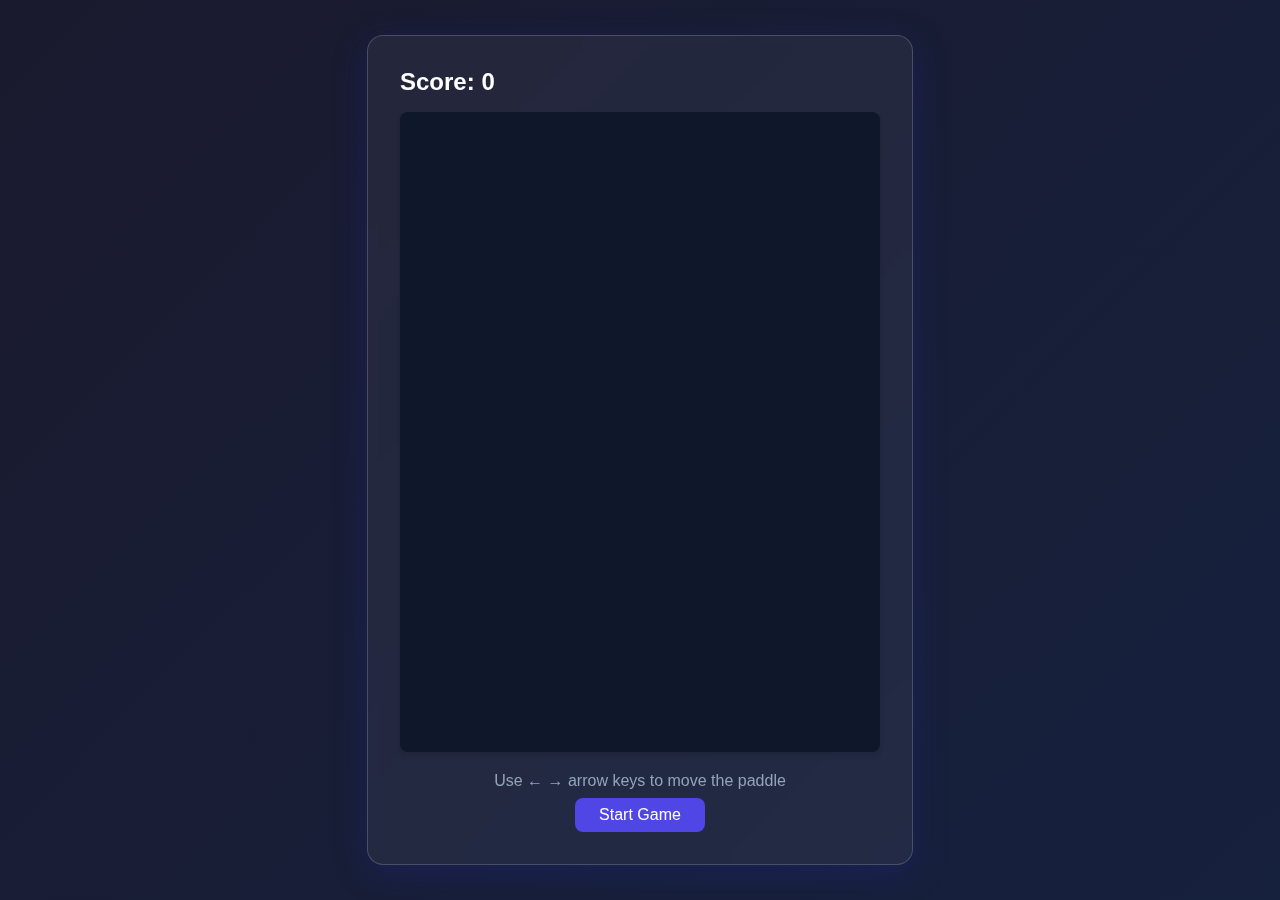
<file: Breakout/index.html>
<!DOCTYPE html>
<html lang="en">
<head>
    <meta charset="UTF-8">
    <meta name="viewport" content="width=device-width, initial-scale=1.0">
    <title>Breakout Game</title>
    <link rel="stylesheet" href="style.css">
</head>
<body>
    <div class="game-container">
        <div class="game-header">
            <div class="score">Score: <span id="score">0</span></div>
            <div id="message" class="message"></div>
        </div>
        <canvas id="gameCanvas"></canvas>
        <div class="controls">
            <p>Use ← → arrow keys to move the paddle</p>
            <button id="startButton">Start Game</button>
        </div>
    </div>
    <script src="app.js"></script>
</body>
</html>
</file>
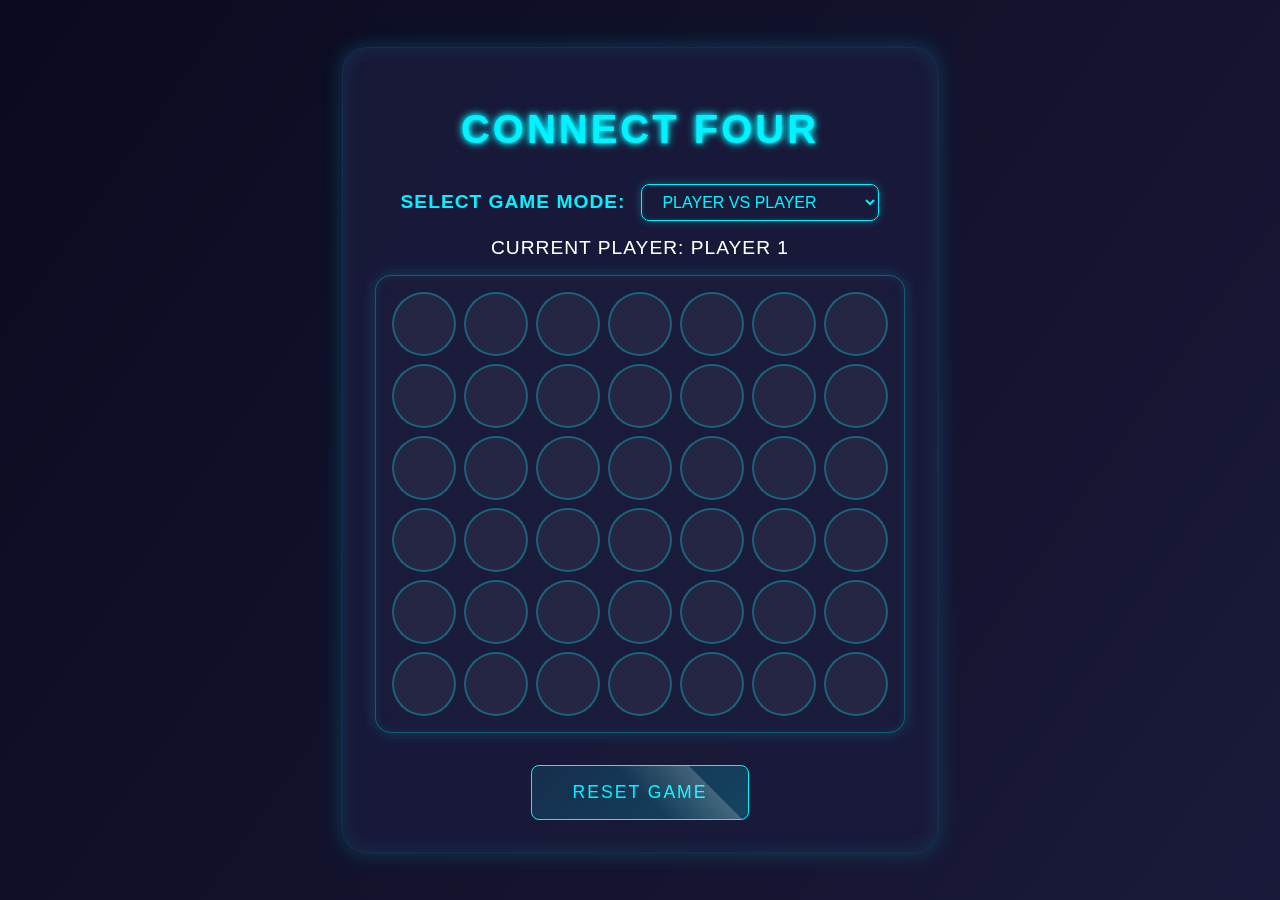
<file: Connect-Four/index.html>
<!DOCTYPE html>
<html lang="en">
<head>
    <meta charset="UTF-8">
    <meta name="viewport" content="width=device-width, initial-scale=1.0">
    <title>Connect Four</title>
    <link rel="stylesheet" href="style.css">
    <style>
        
    </style>
</head>
<body>
    <div class="game-container">
        <h1>Connect Four</h1>
        <div class="game-mode">
            <label for="game-mode-select">Select Game Mode:</label>
            <select id="game-mode-select">
                <option value="player">Player vs Player</option>
                <option value="computer">Player vs Computer</option>
            </select>
        </div>
        <div class="game-info">Current Player: <span id="current-player">Player 1</span></div>
        <div class="board" id="board"></div>
        <button class="reset-button" id="reset-button">Reset Game</button>
    </div>
    <div class="winner-message" id="winner-message"></div>
    

    <script src="app.js"></script>
</body>
</html>
</file>
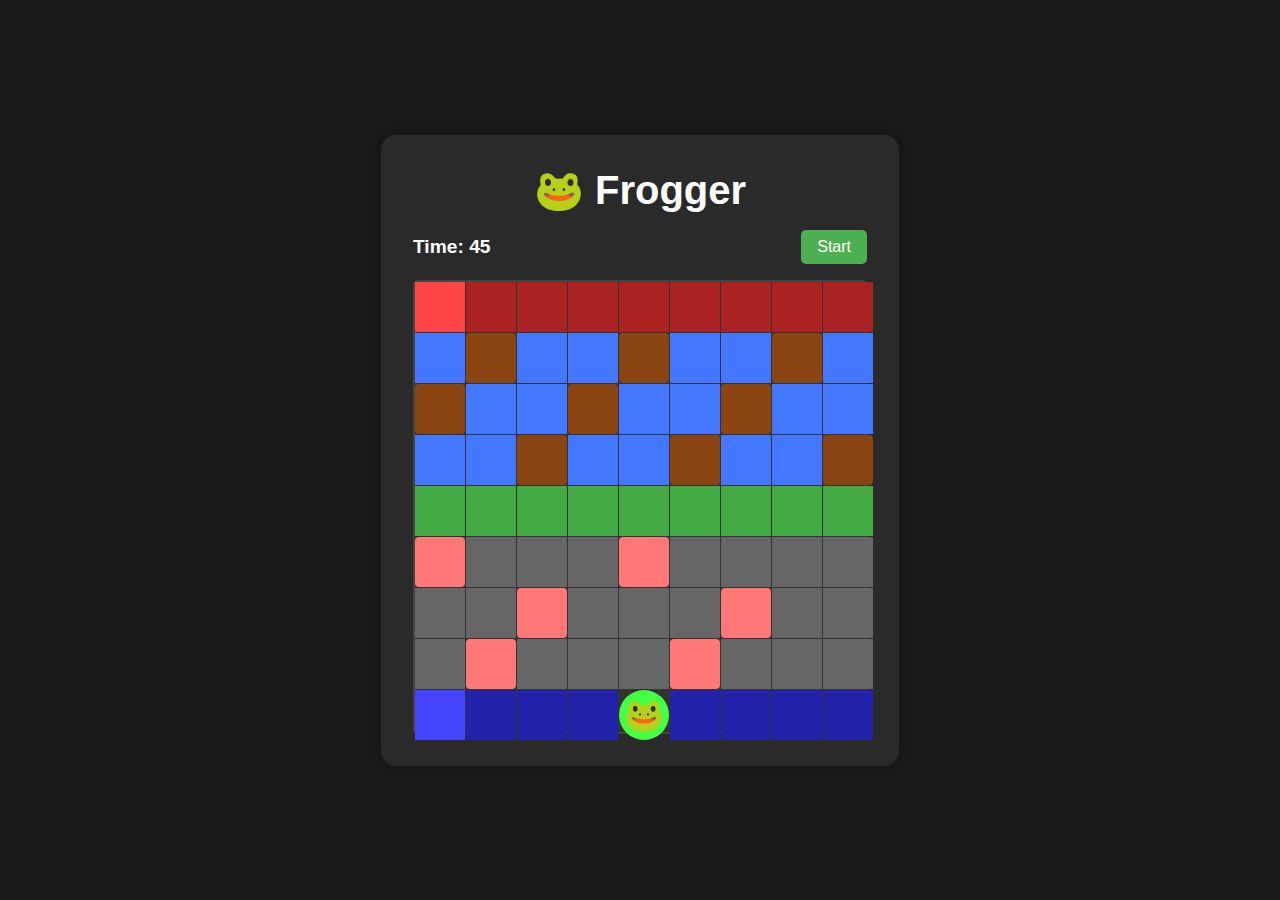
<file: Frogger/index.html>
<!DOCTYPE html>
<html lang="en">
<head>
    <meta charset="UTF-8">
    <meta name="viewport" content="width=device-width, initial-scale=1.0">
    <title>Frogger Game</title>
    <link rel="stylesheet" href="style.css">
</head>
<body>
    <div class="game-container">
        <div class="game-info">
            <h1>🐸 Frogger</h1>
            <div class="stats">
                <div class="timer">Time: <span id="time-left">20</span></div>
                <button id="start-pause-button">Start / Pause</button>
            </div>
        </div>
        
        <div class="grid">
            <!-- Row 1: End Zone -->
            <div class="ending-block"></div>
            <div class="end-zone"></div>
            <div class="end-zone"></div>
            <div class="end-zone"></div>
            <div class="end-zone"></div>
            <div class="end-zone"></div>
            <div class="end-zone"></div>
            <div class="end-zone"></div>
            <div class="end-zone"></div>
            
            <!-- Rows 2-4: River with Logs -->
            <div class="log-zone l1"></div>
            <div class="log-zone l1"></div>
            <div class="log-zone l1"></div>
            <div class="log-zone l1"></div>
            <div class="log-zone l1"></div>
            <div class="log-zone l1"></div>
            <div class="log-zone l1"></div>
            <div class="log-zone l1"></div>
            <div class="log-zone l1"></div>
            
            <div class="log-zone l2"></div>
            <div class="log-zone l2"></div>
            <div class="log-zone l2"></div>
            <div class="log-zone l2"></div>
            <div class="log-zone l2"></div>
            <div class="log-zone l2"></div>
            <div class="log-zone l2"></div>
            <div class="log-zone l2"></div>
            <div class="log-zone l2"></div>
            
            <div class="log-zone l3"></div>
            <div class="log-zone l3"></div>
            <div class="log-zone l3"></div>
            <div class="log-zone l3"></div>
            <div class="log-zone l3"></div>
            <div class="log-zone l3"></div>
            <div class="log-zone l3"></div>
            <div class="log-zone l3"></div>
            <div class="log-zone l3"></div>
            
            <!-- Row 5: Safe Zone -->
            <div class="safe-zone"></div>
            <div class="safe-zone"></div>
            <div class="safe-zone"></div>
            <div class="safe-zone"></div>
            <div class="safe-zone"></div>
            <div class="safe-zone"></div>
            <div class="safe-zone"></div>
            <div class="safe-zone"></div>
            <div class="safe-zone"></div>
            
            <!-- Rows 6-8: Road with Cars -->
            <div class="road c1"></div>
            <div class="road c1"></div>
            <div class="road c1"></div>
            <div class="road c1"></div>
            <div class="road c1"></div>
            <div class="road c1"></div>
            <div class="road c1"></div>
            <div class="road c1"></div>
            <div class="road c1"></div>
            
            <div class="road c2"></div>
            <div class="road c2"></div>
            <div class="road c2"></div>
            <div class="road c2"></div>
            <div class="road c2"></div>
            <div class="road c2"></div>
            <div class="road c2"></div>
            <div class="road c2"></div>
            <div class="road c2"></div>
            
            <div class="road c3"></div>
            <div class="road c3"></div>
            <div class="road c3"></div>
            <div class="road c3"></div>
            <div class="road c3"></div>
            <div class="road c3"></div>
            <div class="road c3"></div>
            <div class="road c3"></div>
            <div class="road c3"></div>
            
            <!-- Row 9: Starting Zone -->
            <div class="starting-block"></div>
            <div class="start-zone"></div>
            <div class="start-zone"></div>
            <div class="start-zone"></div>
            <div class="start-zone frog"></div>
            <div class="start-zone"></div>
            <div class="start-zone"></div>
            <div class="start-zone"></div>
            <div class="start-zone"></div>
        </div>
    </div>
    <script src="app.js"></script>
</body>
</html>
</file>
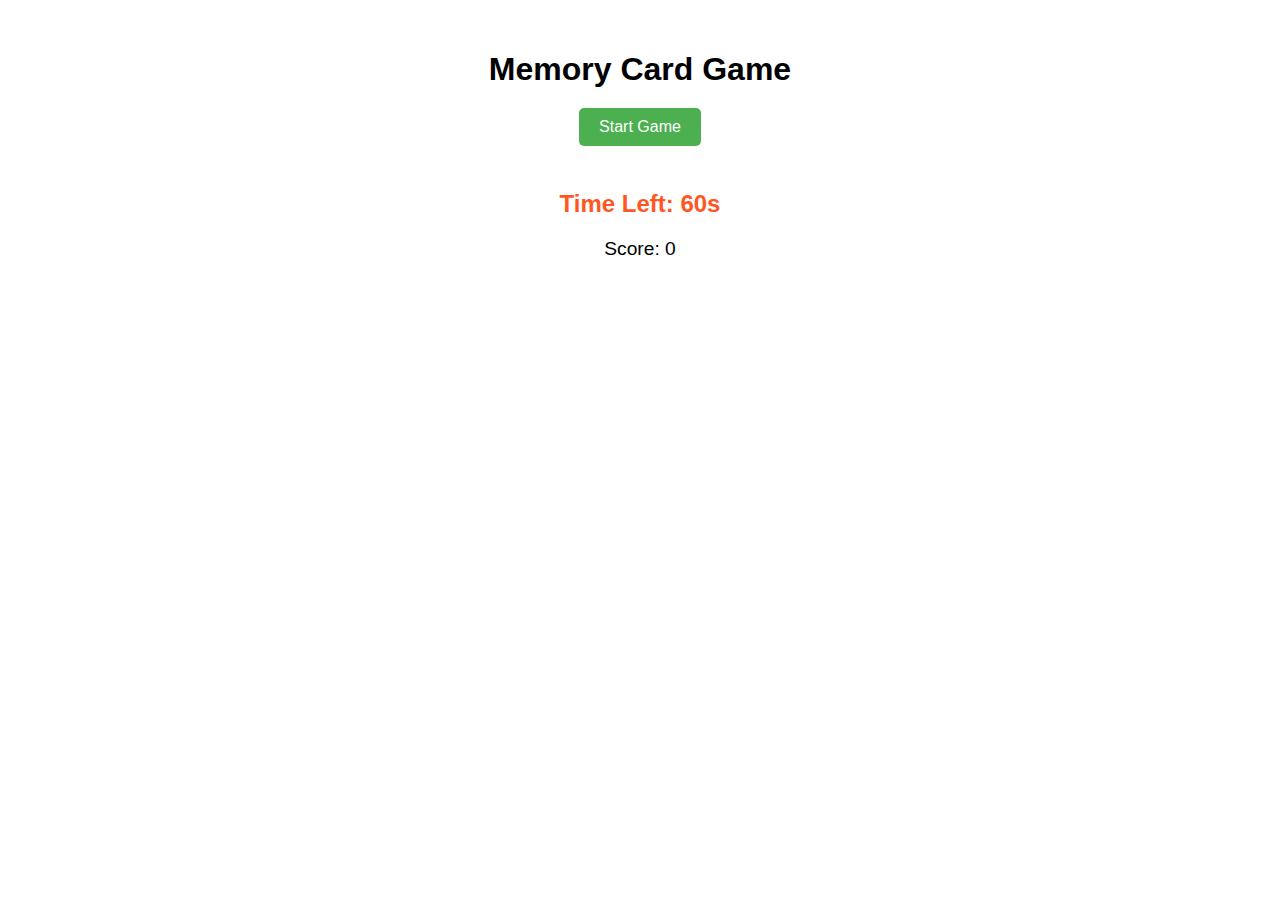
<file: Memory-Game/index.html>
<!DOCTYPE html>
<html lang="en">
<head>
  <meta charset="UTF-8">
  <meta name="viewport" content="width=device-width, initial-scale=1.0">
  <title>Memory Card Game</title>
  <link rel="stylesheet" href="style.css">
</head>
<body>
  <div class="game-container">
    <h1>Memory Card Game</h1>
    <button id="start-game">Start Game</button>
    <p id="timer">Time Left: 60s</p>
    <p id="score">Score: 0</p>
    <div id="card-grid" class="card-grid"></div>
    <p id="win-message" class="hidden">You Win!</p>
    <div id="timer-popup" class="popup hidden">
      <p>Time is up!</p>
      <button onclick="closePopup()">Close</button>
    </div>
  </div>
  <script src="app.js"></script>
</body>
</html>
</file>
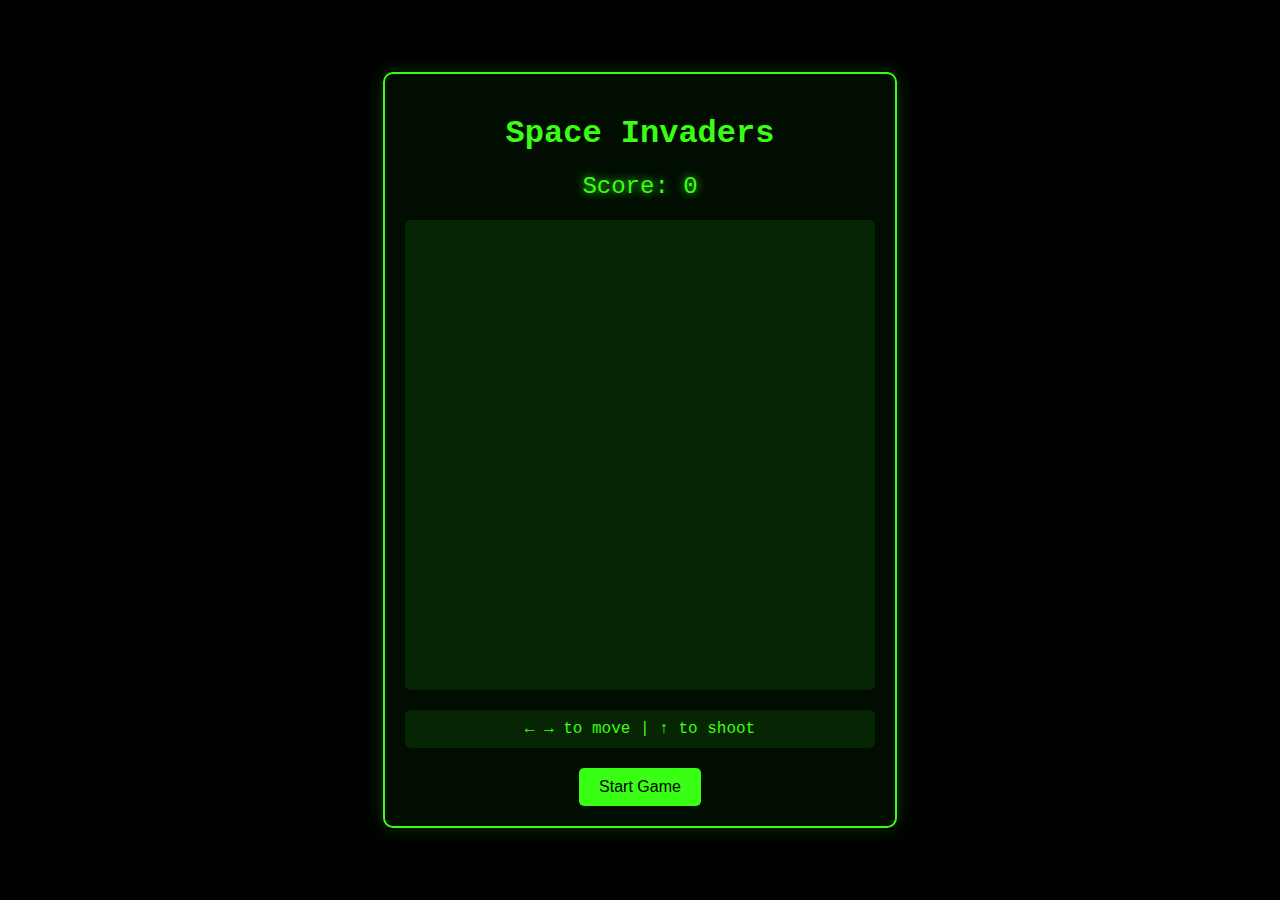
<file: Space-Invaders/index.html>
<!DOCTYPE html>
<html lang="en">
<head>
    <meta charset="UTF-8">
    <meta name="viewport" content="width=device-width, initial-scale=1.0">
    <title>Space Invaders</title>
    <link rel="stylesheet" href="style.css">
</head>
<body>
    <div class="game-container">
        <h1>Space Invaders</h1>
        <div class="score-board">Score: <span id="result">0</span></div>
        <div class="grid"></div>
        <div class="controls">
            ← → to move | ↑ to shoot
        </div>
        <button id="start-button">Start Game</button>
        <div class="game-over">
            <h2>Game Over</h2>
            <p>Final Score: <span class="final-score">0</span></p>
            <button onclick="resetGame()">Play Again</button>
        </div>
    </div>
    <script src="app.js"></script>
</body>
</html>
</file>
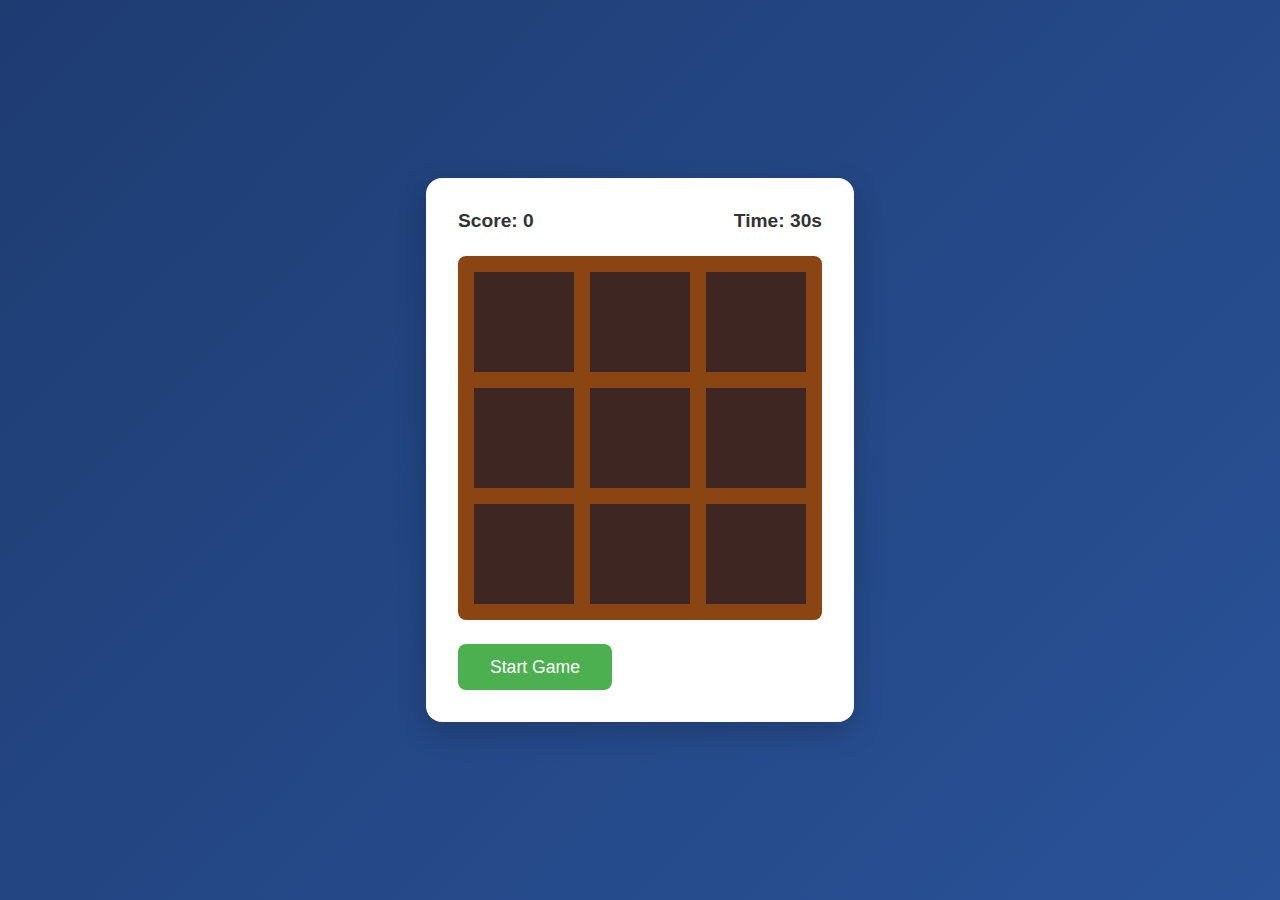
<file: Whac-a-Mole/index.html>
<!DOCTYPE html>
<html lang="en">
<head>
    <meta charset="UTF-8">
    <meta name="viewport" content="width=device-width, initial-scale=1.0">
    <title>Whac-A-Mole</title>
    <link rel="stylesheet" href="style.css">
</head>
<body>
    <div class="game-container">
        <div class="stats">
            <div class="stat">Score: <span id="score">0</span></div>
            <div class="stat">Time: <span id="time">30</span>s</div>
        </div>
        <div class="grid">
            <div class="hole"><div class="mole"></div></div>
            <div class="hole"><div class="mole"></div></div>
            <div class="hole"><div class="mole"></div></div>
            <div class="hole"><div class="mole"></div></div>
            <div class="hole"><div class="mole"></div></div>
            <div class="hole"><div class="mole"></div></div>
            <div class="hole"><div class="mole"></div></div>
            <div class="hole"><div class="mole"></div></div>
            <div class="hole"><div class="mole"></div></div>
        </div>
        <button id="startButton">Start Game</button>
    </div>
    <script src="app.js"></script>
</body>
</html>
</file>
<file: Breakout/style.css>
* {
    margin: 0;
    padding: 0;
    box-sizing: border-box;
}

body {
    font-family: -apple-system, BlinkMacSystemFont, "Segoe UI", Roboto, Oxygen-Sans, Ubuntu, Cantarell, "Helvetica Neue", sans-serif;
    background: linear-gradient(135deg, #1a1a2e 0%, #16213e 100%);
    color: #fff;
    min-height: 100vh;
    display: flex;
    justify-content: center;
    align-items: center;
}

.game-container {
    background: rgba(255, 255, 255, 0.05);
    padding: 2rem;
    border-radius: 1rem;
    box-shadow: 0 8px 32px 0 rgba(31, 38, 135, 0.37);
    backdrop-filter: blur(4px);
    border: 1px solid rgba(255, 255, 255, 0.18);
}

.game-header {
    display: flex;
    justify-content: space-between;
    align-items: center;
    margin-bottom: 1rem;
}

.score {
    font-size: 1.5rem;
    font-weight: bold;
}

.message {
    font-size: 1.25rem;
    color: #4ade80;
    text-align: center;
    min-height: 1.5rem;
}

canvas {
    background: #0f172a;
    border-radius: 8px;
    box-shadow: 0 4px 6px -1px rgba(0, 0, 0, 0.1), 0 2px 4px -1px rgba(0, 0, 0, 0.06);
}

.controls {
    margin-top: 1rem;
    text-align: center;
}

.controls p {
    margin-bottom: 0.5rem;
    color: #94a3b8;
}

button {
    background: #4f46e5;
    color: white;
    border: none;
    padding: 0.5rem 1.5rem;
    border-radius: 0.5rem;
    font-size: 1rem;
    cursor: pointer;
    transition: background-color 0.2s;
}

button:hover {
    background: #4338ca;
}
</file>
<file: Connect-Four/style.css>
:root {
    --neon-blue: #00f3ff;
    --neon-pink: #ff00ff;
    --dark-bg: #0a0a20;
    --grid-bg: #1a1a3a;
    --cell-border: rgba(0, 243, 255, 0.3);
}

body {
    display: flex;
    flex-direction: column;
    align-items: center;
    justify-content: center;
    min-height: 100vh;
    margin: 0;
    background: var(--dark-bg);
    font-family: 'Segoe UI', Arial, sans-serif;
    color: white;
    position: relative;
    overflow: hidden;
}

/* Animated background effect */
body::before {
    content: '';
    position: fixed;
    top: 0;
    left: 0;
    width: 100%;
    height: 100%;
    background: 
        linear-gradient(125deg, #0a0a20 0%, #1a1a3a 100%);
    z-index: -1;
    animation: backgroundPulse 8s ease infinite;
}

@keyframes backgroundPulse {
    0%, 100% { opacity: 1; }
    50% { opacity: 0.7; }
}

.game-container {
    background: rgba(26, 26, 58, 0.9);
    padding: 2rem;
    border-radius: 1.5rem;
    box-shadow: 
        0 0 20px rgba(0, 243, 255, 0.2),
        inset 0 0 20px rgba(0, 243, 255, 0.1);
    backdrop-filter: blur(10px);
    border: 1px solid rgba(0, 243, 255, 0.1);
}

h1 {
    text-align: center;
    color: var(--neon-blue);
    margin-bottom: 2rem;
    font-size: 2.5rem;
    text-transform: uppercase;
    letter-spacing: 3px;
    text-shadow: 
        0 0 5px var(--neon-blue),
        0 0 10px var(--neon-blue);
}

.game-info {
    text-align: center;
    margin-bottom: 1rem;
    font-size: 1.2rem;
    color: #fff;
    text-transform: uppercase;
    letter-spacing: 1px;
}

.board {
    display: grid;
    grid-template-columns: repeat(7, 1fr);
    gap: 0.5rem;
    background: var(--grid-bg);
    padding: 1rem;
    border-radius: 1rem;
    border: 1px solid var(--cell-border);
    box-shadow: 
        0 0 15px rgba(0, 243, 255, 0.2),
        inset 0 0 10px rgba(0, 243, 255, 0.1);
}

.cell {
    width: 60px;
    height: 60px;
    background: rgba(255, 255, 255, 0.05);
    border-radius: 50%;
    cursor: pointer;
    transition: all 0.3s ease;
    border: 2px solid var(--cell-border);
    position: relative;
}

.cell:hover {
    background: rgba(255, 255, 255, 0.1);
    box-shadow: 0 0 15px rgba(0, 243, 255, 0.3);
}

.cell.player-one {
    background: linear-gradient(135deg, #ff006e, #ff4492);
    box-shadow: 
        0 0 10px #ff006e,
        inset 0 0 10px rgba(255, 0, 110, 0.5);
    border: 2px solid rgba(255, 0, 110, 0.5);
}

.cell.player-two {
    background: linear-gradient(135deg, #00f3ff, #00a3ff);
    box-shadow: 
        0 0 10px #00f3ff,
        inset 0 0 10px rgba(0, 243, 255, 0.5);
    border: 2px solid rgba(0, 243, 255, 0.5);
}

.reset-button {
    display: block;
    margin: 2rem auto 0;
    padding: 1rem 2.5rem;
    font-size: 1.1rem;
    background: linear-gradient(135deg, rgba(0, 243, 255, 0.1), rgba(0, 243, 255, 0.2));
    color: var(--neon-blue);
    border: 1px solid var(--neon-blue);
    border-radius: 0.5rem;
    cursor: pointer;
    transition: all 0.3s ease;
    text-transform: uppercase;
    letter-spacing: 2px;
    position: relative;
    overflow: hidden;
}

.reset-button:hover {
    background: linear-gradient(135deg, rgba(0, 243, 255, 0.2), rgba(0, 243, 255, 0.3));
    box-shadow: 0 0 20px rgba(0, 243, 255, 0.4);
    transform: scale(1.05);
}

.reset-button::after {
    content: '';
    position: absolute;
    top: -50%;
    left: -50%;
    width: 200%;
    height: 200%;
    background: linear-gradient(
        rgba(255, 255, 255, 0.2),
        transparent,
        transparent
    );
    transform: rotate(45deg);
    animation: buttonGlow 3s linear infinite;
}

@keyframes buttonGlow {
    0% { transform: rotate(45deg) translateY(-100%); }
    100% { transform: rotate(45deg) translateY(100%); }
}

.winner-message {
    position: fixed;
    top: 50%;
    left: 50%;
    transform: translate(-50%, -50%);
    background: rgba(26, 26, 58, 0.95);
    padding: 2rem;
    border-radius: 1rem;
    box-shadow: 
        0 0 30px rgba(0, 243, 255, 0.3),
        inset 0 0 20px rgba(0, 243, 255, 0.2);
    display: none;
    text-align: center;
    z-index: 100;
    border: 1px solid var(--neon-blue);
    color: white;
    font-size: 1.5rem;
    text-transform: uppercase;
    letter-spacing: 2px;
    backdrop-filter: blur(10px);
}

.winner-message.show {
    display: block;
    animation: messageAppear 0.3s ease forwards;
}

.game-mode {
    display: flex;
    align-items: center;
    justify-content: center;
    margin-bottom: 1rem;
    gap: 1rem;
    font-size: 1.2rem;
    text-transform: uppercase;
    color: var(--neon-blue);
    letter-spacing: 1px;
}

#game-mode-select {
    padding: 0.5rem 1rem;
    font-size: 1rem;
    background: rgba(26, 26, 58, 0.9);
    color: var(--neon-blue);
    border: 1px solid var(--neon-blue);
    border-radius: 0.5rem;
    outline: none;
    cursor: pointer;
    text-transform: uppercase;
    transition: all 0.3s ease;
    box-shadow: 0 0 10px rgba(0, 243, 255, 0.3), inset 0 0 5px rgba(0, 243, 255, 0.2);
}

#game-mode-select:hover {
    background: rgba(26, 26, 58, 0.8);
    box-shadow: 0 0 15px rgba(0, 243, 255, 0.5), inset 0 0 10px rgba(0, 243, 255, 0.3);
}

#game-mode-select:focus {
    background: rgba(26, 26, 58, 0.95);
    box-shadow: 0 0 20px rgba(0, 243, 255, 0.7), inset 0 0 15px rgba(0, 243, 255, 0.5);
}

.game-mode label {
    color: var(--neon-blue);
    font-weight: bold;
    letter-spacing: 1px;
}


@keyframes messageAppear {
    from {
        opacity: 0;
        transform: translate(-50%, -60%);
    }
    to {
        opacity: 1;
        transform: translate(-50%, -50%);
    }
}
</file>
<file: Frogger/style.css>
:root {
    --grid-size: 450px;
    --cell-size: calc(var(--grid-size) / 9);
}

body {
    display: flex;
    justify-content: center;
    align-items: center;
    min-height: 100vh;
    margin: 0;
    background: #1a1a1a;
    font-family: 'Arial', sans-serif;
}

.game-container {
    background: #2a2a2a;
    padding: 2rem;
    border-radius: 15px;
    box-shadow: 0 0 20px rgba(0, 0, 0, 0.3);
}

.game-info {
    text-align: center;
    color: #fff;
    margin-bottom: 1rem;
}

.game-info h1 {
    margin: 0 0 1rem 0;
    font-size: 2.5rem;
}

.stats {
    display: flex;
    justify-content: space-between;
    align-items: center;
    margin-bottom: 1rem;
}

.timer {
    font-size: 1.2rem;
    font-weight: bold;
}

#start-pause-button {
    background: #4CAF50;
    color: white;
    border: none;
    padding: 0.5rem 1rem;
    border-radius: 5px;
    cursor: pointer;
    font-size: 1rem;
    transition: background 0.3s;
}

#start-pause-button:hover {
    background: #45a049;
}

.grid {
    width: var(--grid-size);
    height: var(--grid-size);
    display: grid;
    grid-template-columns: repeat(9, 1fr);
    grid-template-rows: repeat(9, 1fr);
    gap: 1px;
    background: #333;
    border: 2px solid #444;
    border-radius: 5px;
}

.grid > div {
    width: var(--cell-size);
    height: var(--cell-size);
}

/* Environment Styling */
.ending-block {
    background: #ff4444;
}

.end-zone {
    background: #aa2222;
}

.log-zone {
    background: #4477ff;
}

.safe-zone {
    background: #44aa44;
}

.road {
    background: #666666;
}

.starting-block {
    background: #4444ff;
}

.start-zone {
    background: #2222aa;
}

/* Game Elements */
.frog {
    background: #44ff44 !important;
    border-radius: 50%;
    position: relative;
}

.frog::after {
    content: '🐸';
    position: absolute;
    top: 50%;
    left: 50%;
    transform: translate(-50%, -50%);
    font-size: 2rem;
}

.car {
    background: #ff7777 !important;
    border-radius: 4px;
}

.log {
    background: #8b4513 !important;
    border-radius: 4px;
}

/* Animation Classes */
.moving-left {
    animation: moveLeft 1s linear infinite;
}

.moving-right {
    animation: moveRight 1s linear infinite;
}

@keyframes moveLeft {
    from { transform: translateX(0); }
    to { transform: translateX(-100%); }
}

@keyframes moveRight {
    from { transform: translateX(0); }
    to { transform: translateX(100%); }
}
</file>
<file: Memory-Game/style.css>
/* General styles */
body {
  font-family: Arial, sans-serif;
  text-align: center;
  margin: 0;
  padding: 0;
  background: #ffffff;
}

.game-container {
  max-width: 600px;
  margin: 20px auto;
  padding: 10px;
}

h1 {
  font-size: 2em;
  margin-bottom: 20px;
}

button {
  padding: 10px 20px;
  font-size: 1em;
  cursor: pointer;
  border: none;
  background-color: #4caf50;
  color: white;
  border-radius: 5px;
  margin-bottom: 20px;
}

button:hover {
  background-color: #45a049;
}

/* Card grid */
.card-grid {
  display: grid;
  grid-template-columns: repeat(4, 1fr);
  gap: 20px;
  justify-content: center;
  align-items: center;
  margin: 0 auto;
  padding: 0;
}

/* Card styles */
.card {
  position: relative;
  width: 100px;
  height: 100px;
  background: white;
  border: 2px solid #ddd;
  border-radius: 5px;
  transform-style: preserve-3d;
  transition: transform 0.5s;
  cursor: pointer;
}

.card.flipped {
  transform: rotateY(180deg);
}

.card.matched {
  pointer-events: none;
  opacity: 0.6;
}

/* Front and back faces of the card */
.card .front,
.card .back {
  position: absolute;
  width: 100%;
  height: 100%;
  backface-visibility: hidden;
}

.card .front img,
.card .back img {
  width: 100%;
  height: 100%;
  object-fit: cover;
}

.card .back {
  transform: rotateY(180deg);
}

.hidden {
  display: none !important;
}

/* Messages and timer styles */
#win-message {
  margin-top: 20px;
  font-size: 1.5em;
  color: #4caf50;
}

#score {
  font-size: 1.2em;
  margin-bottom: 20px;
}

#timer {
  font-size: 1.5em;
  margin-bottom: 20px;
  color: #ff5722;
  font-weight: bold;
}

/* Popup styles */
.popup {
  display: none;
  position: fixed;
  top: 50%;
  left: 50%;
  transform: translate(-50%, -50%);
  padding: 20px;
  background-color: rgba(0, 0, 0, 0.9);
  color: white;
  border-radius: 8px;
  z-index: 1000;
  text-align: center;
}

.popup button {
  margin-top: 10px;
  background-color: #4caf50;
  color: white;
  border: none;
  padding: 8px 16px;
  border-radius: 4px;
  cursor: pointer;
}

.popup button:hover {
  background-color: #45a049;
}
</file>
<file: Space-Invaders/style.css>
:root {
    --grid-width: 450px;
    --cell-size: 30px;
    --game-color: #39ff14;
    --bg-color: #000;
    --shooter-color: #fff;
    --invader-color: #ff0080;
    --laser-color: #00ffff;
    --explosion-color: #ff4400;
}

body {
    background: var(--bg-color);
    margin: 0;
    font-family: 'Courier New', monospace;
    color: var(--game-color);
    display: flex;
    justify-content: center;
    align-items: center;
    min-height: 100vh;
    overflow: hidden;
}

.game-container {
    text-align: center;
    background: rgba(0, 255, 0, 0.05);
    padding: 20px;
    border: 2px solid var(--game-color);
    border-radius: 10px;
    box-shadow: 0 0 20px rgba(57, 255, 20, 0.2);
}

.grid {
    width: var(--grid-width);
    height: var(--grid-width);
    display: grid;
    grid-template-columns: repeat(15, 1fr);
    gap: 2px;
    background: rgba(57, 255, 20, 0.1);
    padding: 10px;
    border-radius: 5px;
    margin: 20px auto;
}

.cell {
    width: var(--cell-size);
    height: var(--cell-size);
    border-radius: 4px;
    position: relative;
    transition: background-color 0.1s;
}

.shooter {
    background-color: var(--shooter-color);
    border-radius: 2px;
    box-shadow: 0 0 10px rgba(255, 255, 255, 0.7);
    animation: pulse 1.5s infinite;
}

.invader {
    background-color: var(--invader-color);
    border-radius: 4px;
    animation: invaderPulse 0.5s infinite alternate;
}

.laser {
    background-color: var(--laser-color);
    animation: laserPulse 0.2s infinite;
}

.boom {
    animation: explosion 0.3s forwards;
}

@keyframes pulse {
    0% { transform: scale(1); }
    50% { transform: scale(1.1); }
    100% { transform: scale(1); }
}

@keyframes invaderPulse {
    from { transform: scale(1); opacity: 1; }
    to { transform: scale(1.1); opacity: 0.8; }
}

@keyframes laserPulse {
    0% { opacity: 1; }
    50% { opacity: 0.5; }
    100% { opacity: 1; }
}

@keyframes explosion {
    0% {
        transform: scale(1);
        background-color: var(--explosion-color);
        opacity: 1;
    }
    100% {
        transform: scale(1.5);
        background-color: transparent;
        opacity: 0;
    }
}

.score-board {
    font-size: 24px;
    margin: 20px 0;
    text-shadow: 0 0 10px var(--game-color);
}

.controls {
    margin: 20px 0;
    padding: 10px;
    background: rgba(57, 255, 20, 0.1);
    border-radius: 5px;
}

.game-over {
    position: fixed;
    top: 50%;
    left: 50%;
    transform: translate(-50%, -50%);
    background: rgba(0, 0, 0, 0.9);
    padding: 20px;
    border-radius: 10px;
    display: none;
}

.game-over.active {
    display: block;
    animation: fadeIn 0.5s;
}

@keyframes fadeIn {
    from { opacity: 0; }
    to { opacity: 1; }
}

button {
    background: var(--game-color);
    color: var(--bg-color);
    border: none;
    padding: 10px 20px;
    font-size: 16px;
    border-radius: 5px;
    cursor: pointer;
    transition: all 0.3s;
}

button:hover {
    transform: scale(1.1);
    box-shadow: 0 0 15px var(--game-color);
}
</file>
<file: Whac-a-Mole/style.css>
* {
    margin: 0;
    padding: 0;
    box-sizing: border-box;
}

body {
    display: flex;
    flex-direction: column;
    align-items: center;
    justify-content: center;
    min-height: 100vh;
    background: linear-gradient(135deg, #1e3c72, #2a5298);
    font-family: -apple-system, BlinkMacSystemFont, "Segoe UI", Roboto, sans-serif;
}

.game-container {
    background: #fff;
    padding: 2rem;
    border-radius: 1rem;
    box-shadow: 0 10px 30px rgba(0, 0, 0, 0.2);
}

.stats {
    display: flex;
    justify-content: space-between;
    margin-bottom: 1.5rem;
    color: #333;
}

.stat {
    font-size: 1.2rem;
    font-weight: bold;
}

.grid {
    display: grid;
    grid-template-columns: repeat(3, 100px);
    gap: 1rem;
    background: #8B4513;
    padding: 1rem;
    border-radius: 0.5rem;
}

.hole {
    width: 100px;
    height: 100px;
    background: #3e2723;
    position: relative;
    overflow: hidden;
    cursor: pointer;
}

.mole {
    width: 100px;
    height: 100px;
    position: absolute;
    left: 50%;
    bottom: 100%;
    transform: translateX(-50%);
    transition: bottom 0.1s;
    background-image: url('https://i.ibb.co/Kjh3tvB5/mole.jpg');
    background-size: cover;
    background-position: center;
}

.mole.active {
    bottom: 0;
}

button {
    margin-top: 1.5rem;
    padding: 0.8rem 2rem;
    font-size: 1.1rem;
    background: #4CAF50;
    color: white;
    border: none;
    border-radius: 0.5rem;
    cursor: pointer;
    transition: background 0.3s;
}

button:hover {
    background: #388E3C;
}

button:disabled {
    background: #ccc;
    cursor: not-allowed;
}

.hole.bonk::after {
    content: 'BONK!';
    position: absolute;
    top: 50%;
    left: 50%;
    transform: translate(-50%, -50%);
    color: #ff4444;
    font-weight: bold;
    font-size: 1.2rem;
    animation: bonk 0.5s ease-out;
}

.mole.bonus {
    background-image: url('https://i.ibb.co/KjfhQ4jj/bonus-mole.png');
    border: 3px solid gold;
}


@keyframes bonk {
    0% {
        opacity: 1;
        transform: translate(-50%, -50%) scale(1);
    }
    100% {
        opacity: 0;
        transform: translate(-50%, -100%) scale(1.5);
    }
}
</file>
